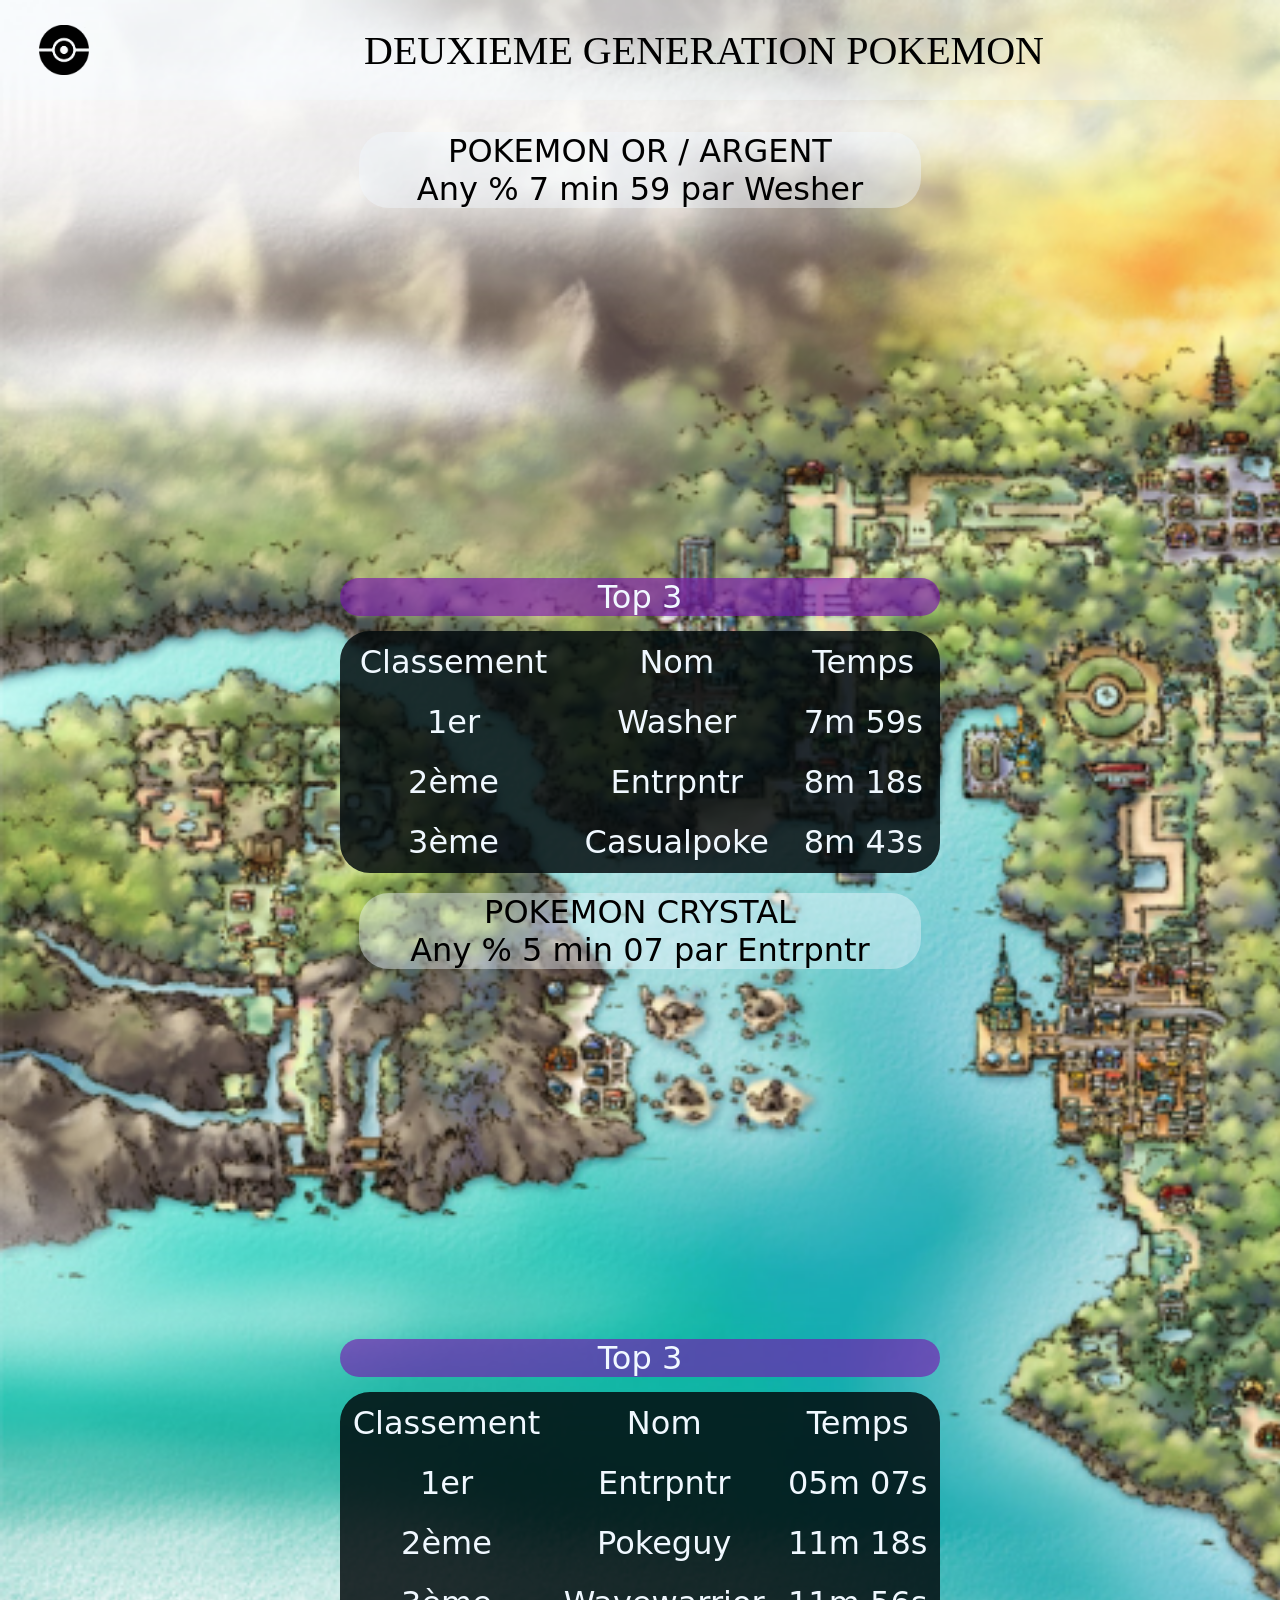
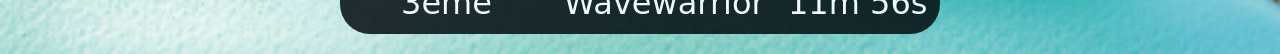
<file: 2G.html>
<!DOCTYPE html>
<html lang="en">
  <head>
    <meta charset="UTF-8" />
    <meta name="viewport" content="width=device-width, initial-scale=1.0" />
    <title>Pokémon Speedrun</title>
    <link href="../Core/Styles/idk.css" rel="stylesheet" type="text/css" />
  </head>

  <body id="bg_johto">
    <header>
      <nav>
        <a href="index.html">
          <img id="maison" src="/Assets/page-daccueil.png" />
        </a>
        <h1 id="h1_special">DEUXIEME GENERATION POKEMON</h1>
      </nav>
    </header>

    <main>
      <div class="deuxieme_gen">
        <div class="gen_game">
          <div class="white-background">
            <h2>POKEMON OR / ARGENT</h2>
            <p>Any % <b> 7 min 59 </b> par <b> Wesher </b></p>
          </div>
          <iframe
            width="750"
            height="350"
            src="https://www.youtube.com/embed/wqpuFhMx5Ts"
            title="Pokémon Gold Any% in 7:59 (Current World Record)"
            frameborder="0"
            allow="accelerometer; autoplay; clipboard-write; encrypted-media; gyroscope; picture-in-picture; web-share"
            allowfullscreen
          ></iframe>
          <table class="table-classement">
            <caption>
              Top 3
            </caption>
            <thead>
              <tr>
                <th>Classement</th>
                <th>Nom</th>
                <th>Temps</th>
              </tr>
            </thead>
            <tbody>
              <tr>
                <th>1er</th>
                <td>Washer</td>
                <td>7m 59s</td>
              </tr>
              <tr>
                <th>2ème</th>
                <td>Entrpntr</td>
                <td>8m 18s</td>
              </tr>
              <tr>
                <th>3ème</th>
                <td>Casualpoke</td>
                <td>8m 43s</td>
              </tr>
            </tbody>
          </table>
        </div>
        <div class="gen_game">
          <div class="white-background">
            <h2>POKEMON CRYSTAL</h2>
            <p>Any % <b> 5 min 07 </b> par <b> Entrpntr </b></p>
          </div>
          <iframe
            width="750"
            height="350"
            src="https://www.youtube.com/embed/xAcDifvVR9E"
            title="Pokémon Crystal any% speedrun in 5:04 (RTA)"
            frameborder="0"
            allow="accelerometer; autoplay; clipboard-write; encrypted-media; gyroscope; picture-in-picture; web-share"
            allowfullscreen
          ></iframe>

          <table class="table-classement">
            <caption>
              Top 3
            </caption>
            <thead>
              <tr>
                <th>Classement</th>
                <th>Nom</th>
                <th>Temps</th>
              </tr>
            </thead>
            <tbody>
              <tr>
                <th>1er</th>
                <td>Entrpntr</td>
                <td>05m 07s</td>
              </tr>
              <tr>
                <th>2ème</th>
                <td>Pokeguy</td>
                <td>11m 18s</td>
              </tr>
              <tr>
                <th>3ème</th>
                <td>Wavewarrior</td>
                <td>11m 56s</td>
              </tr>
            </tbody>
          </table>
        </div>
      </div>
    </main>

    <footer></footer>
  </body>
</html>
</file>
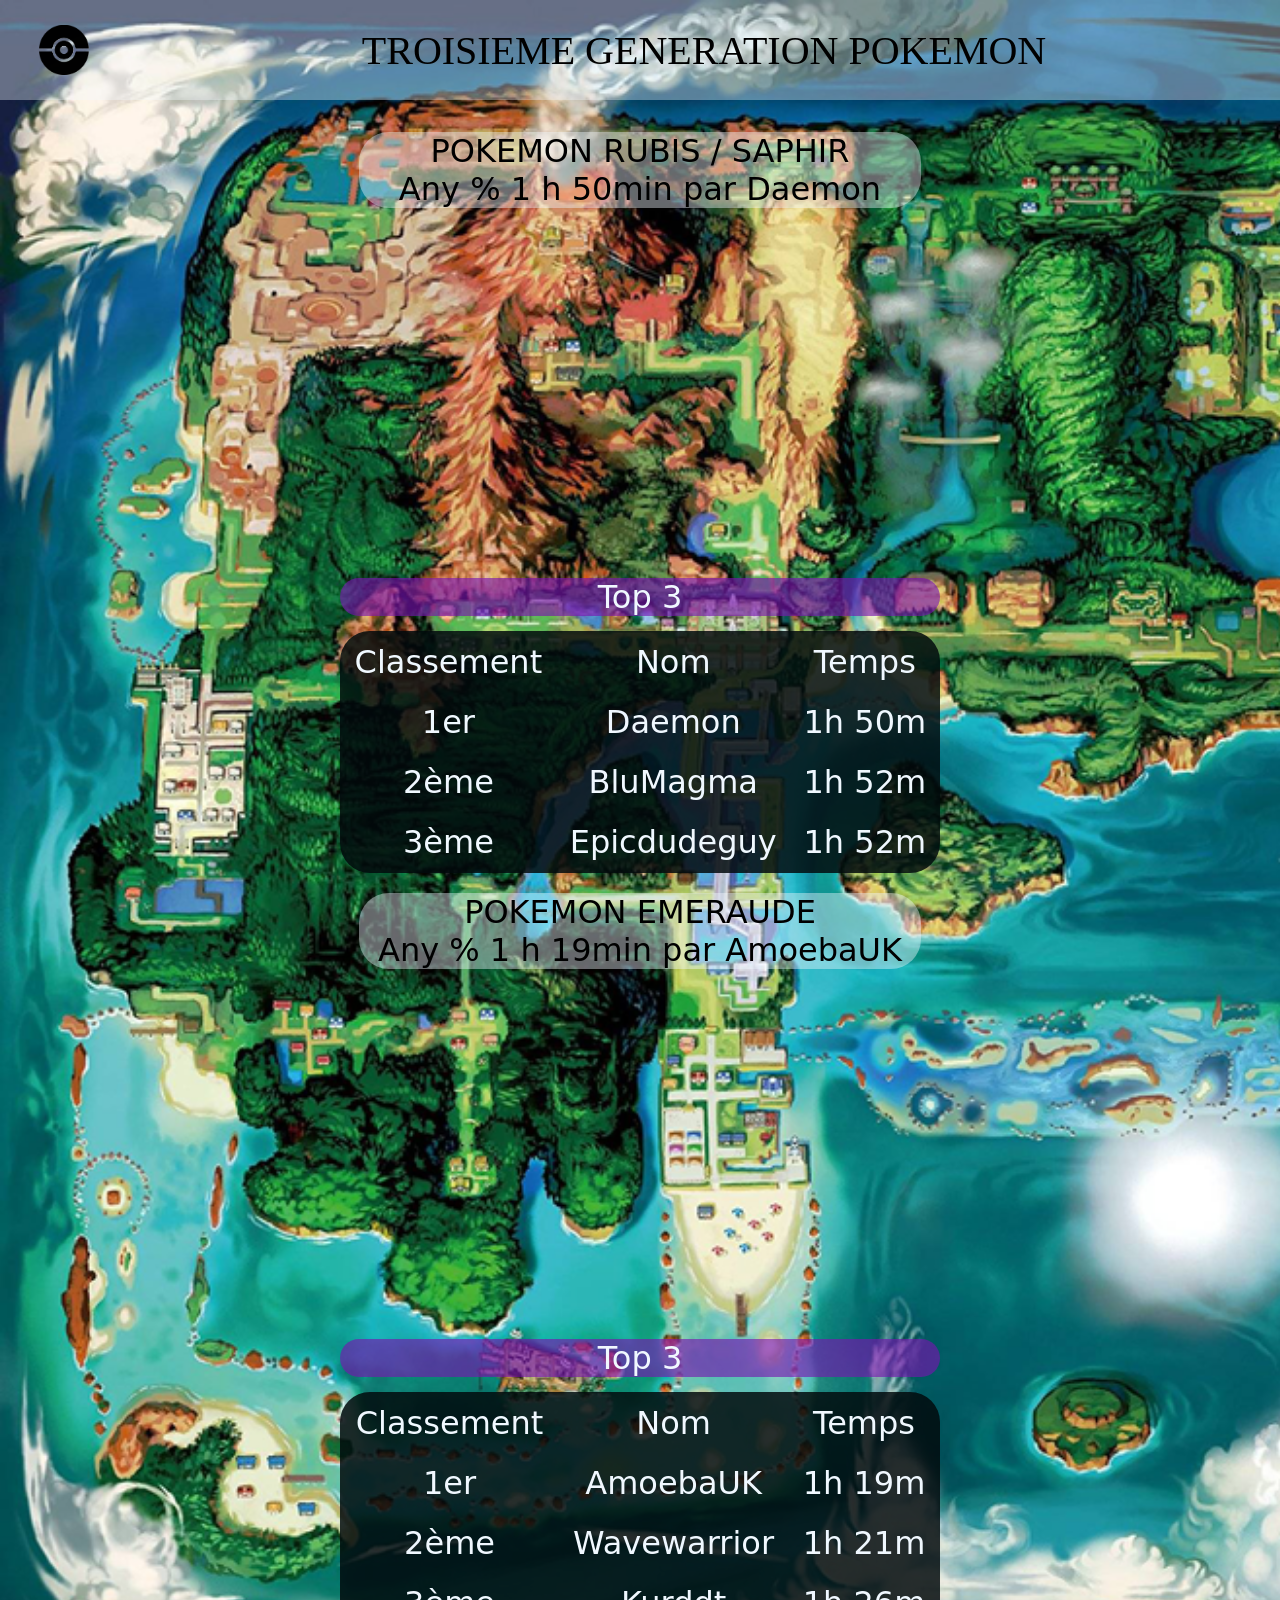
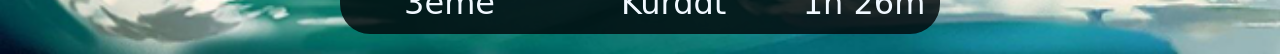
<file: 3G.html>
<!DOCTYPE html>
<html lang="en">
  <head>
    <meta charset="UTF-8" />
    <meta name="viewport" content="width=device-width, initial-scale=1.0" />
    <title>Pokémon Speedrun</title>
    <link href="../Core/Styles/idk.css" rel="stylesheet" type="text/css" />
  </head>

  <body id="bg_hoenn">
    <header>
      <nav>
        <a href="index.html">
          <img id="maison" src="/Assets/page-daccueil.png" />
        </a>
        <h1 id="h1_special">TROISIEME GENERATION POKEMON</h1>
      </nav>
    </header>

    <main>
      <div class="troisieme_gen">
        <div class="gen_game">
          <div class="white-background">
            <h2>POKEMON RUBIS / SAPHIR</h2>
            <p>Any % <b> 1 h 50min </b> par Daemon <b> </b></p>
          </div>
          <iframe
            width="750"
            height="350"
            src="https://www.youtube.com/embed/LTanQ0wrvss"
            title="Pokemon Ruby Any% Glitched (ENG) in 1:52:36 by BluMagma (Current World Record)"
            frameborder="0"
            allow="accelerometer; autoplay; clipboard-write; encrypted-media; gyroscope; picture-in-picture; web-share"
            allowfullscreen
          ></iframe>
          <table class="table-classement">
            <caption>
              Top 3
            </caption>
            <thead>
              <tr>
                <th>Classement</th>
                <th>Nom</th>
                <th>Temps</th>
              </tr>
            </thead>
            <tbody>
              <tr>
                <th>1er</th>
                <td>Daemon</td>
                <td>1h 50m</td>
              </tr>
              <tr>
                <th>2ème</th>
                <td>BluMagma</td>
                <td>1h 52m</td>
              </tr>
              <tr>
                <th>3ème</th>
                <td>Epicdudeguy</td>
                <td>1h 52m</td>
              </tr>
            </tbody>
          </table>
        </div>
        <div class="gen_game">
          <div class="white-background">
            <h2>POKEMON EMERAUDE</h2>
            <p>Any % <b> 1 h 19min </b> par AmoebaUK <b> </b></p>
          </div>
          <iframe
            width="750"
            height="350"
            src="https://www.youtube.com/embed/CC27JrhyxnQ"
            title="Pokemon Emerald any% Speedrun in 1:19:40 (World Record)"
            frameborder="0"
            allow="accelerometer; autoplay; clipboard-write; encrypted-media; gyroscope; picture-in-picture; web-share"
            allowfullscreen
          ></iframe>
          <table class="table-classement">
            <caption>
              Top 3
            </caption>
            <thead>
              <tr>
                <th>Classement</th>
                <th>Nom</th>
                <th>Temps</th>
              </tr>
            </thead>
            <tbody>
              <tr>
                <th>1er</th>
                <td>AmoebaUK</td>
                <td>1h 19m</td>
              </tr>
              <tr>
                <th>2ème</th>
                <td>Wavewarrior</td>
                <td>1h 21m</td>
              </tr>
              <tr>
                <th>3ème</th>
                <td>Kurddt</td>
                <td>1h 26m</td>
              </tr>
            </tbody>
          </table>
        </div>
      </div>
    </main>

    <footer></footer>
  </body>
</html>
</file>
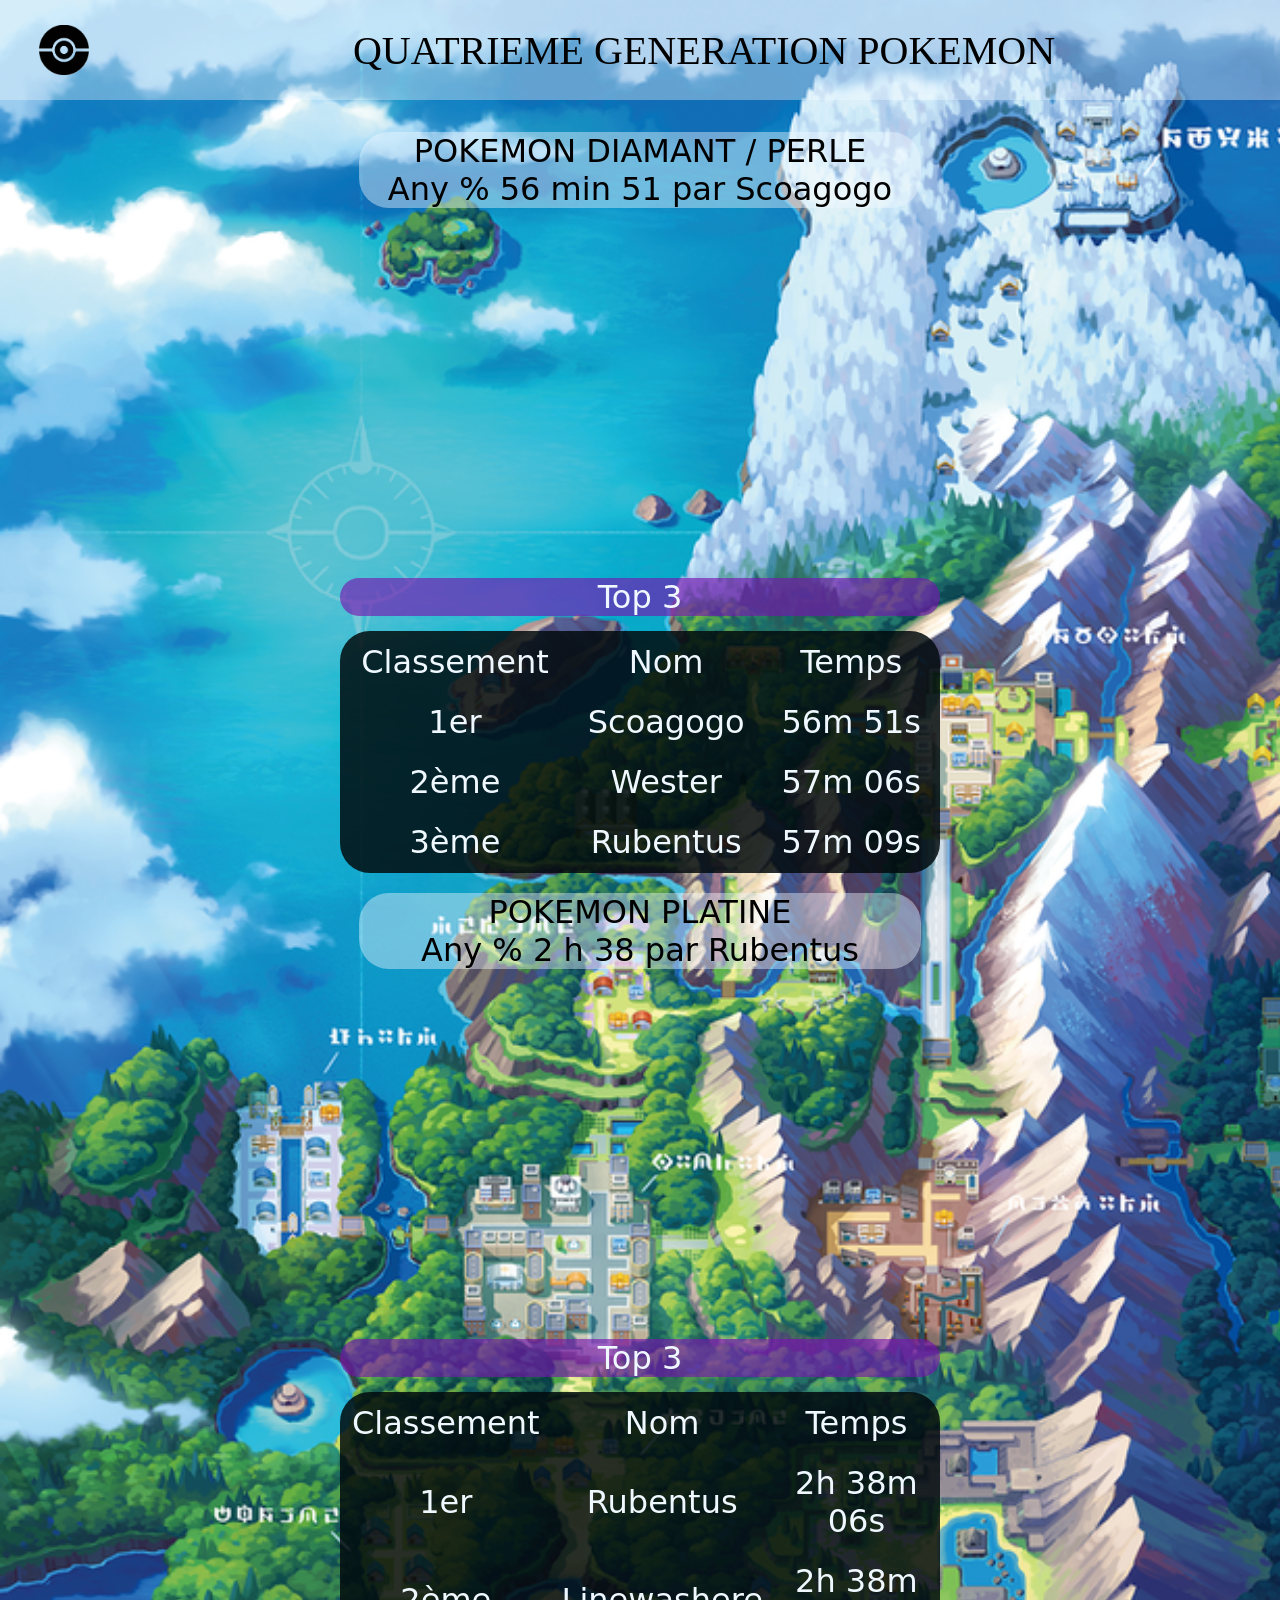
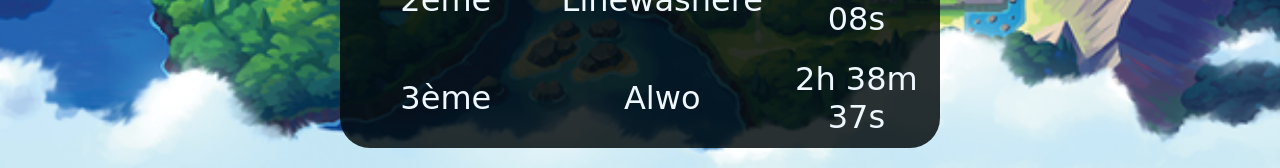
<file: 4G.html>
<!DOCTYPE html>
<html lang="en">
  <head>
    <meta charset="UTF-8" />
    <meta name="viewport" content="width=device-width, initial-scale=1.0" />
    <title>Pokémon Speedrun</title>
    <link href="../Core/Styles/idk.css" rel="stylesheet" type="text/css" />
  </head>

  <body id="bg_sinnoh">
    <header>
      <nav>
        <a href="index.html">
          <img id="maison" src="/Assets/page-daccueil.png" />
        </a>
        <h1 id="h1_special">QUATRIEME GENERATION POKEMON</h1>
      </nav>
    </header>

    <main>
      <div class="quatrieme_gen">
        <div class="gen_game">
          <div class="white-background">
            <h2>POKEMON DIAMANT / PERLE</h2>
            <p>Any % <b> 56 min 51 </b> par Scoagogo <b></b></p>
          </div>
          <iframe
            width="750"
            height="350"
            src="https://www.youtube.com/embed/c50K4M4HY2A"
            title="Pokémon Diamond Any% Speedrun in 56:51 [Current World Record]"
            frameborder="0"
            allow="accelerometer; autoplay; clipboard-write; encrypted-media; gyroscope; picture-in-picture; web-share"
            allowfullscreen
          ></iframe>
          <table class="table-classement">
            <caption>
              Top 3
            </caption>
            <thead>
              <tr>
                <th>Classement</th>
                <th>Nom</th>
                <th>Temps</th>
              </tr>
            </thead>
            <tbody>
              <tr>
                <th>1er</th>
                <td>Scoagogo</td>
                <td>56m 51s</td>
              </tr>
              <tr>
                <th>2ème</th>
                <td>Wester</td>
                <td>57m 06s</td>
              </tr>
              <tr>
                <th>3ème</th>
                <td>Rubentus</td>
                <td>57m 09s</td>
              </tr>
            </tbody>
          </table>
        </div>
        <div class="gen_game">
          <div class="white-background">
            <h2>POKEMON PLATINE</h2>
            <p>Any % <b> 2 h 38 </b> par <b> Rubentus </b></p>
          </div>
          <iframe
            width="750"
            height="350"
            src="https://www.youtube.com/embed/LM7cz10UTwA"
            title="Pokémon Platinum Any% Speedrun in 2:38:06 (Current World Record)"
            frameborder="0"
            allow="accelerometer; autoplay; clipboard-write; encrypted-media; gyroscope; picture-in-picture; web-share"
            allowfullscreen
          ></iframe>
          <table class="table-classement">
            <caption>
              Top 3
            </caption>
            <thead>
              <tr>
                <th>Classement</th>
                <th>Nom</th>
                <th>Temps</th>
              </tr>
            </thead>
            <tbody>
              <tr>
                <th>1er</th>
                <td>Rubentus</td>
                <td>2h 38m 06s</td>
              </tr>
              <tr>
                <th>2ème</th>
                <td>Linewashere</td>
                <td>2h 38m 08s</td>
              </tr>
              <tr>
                <th>3ème</th>
                <td>Alwo</td>
                <td>2h 38m 37s</td>
              </tr>
            </tbody>
          </table>
        </div>
      </div>
    </main>

    <footer></footer>
  </body>
</html>
</file>
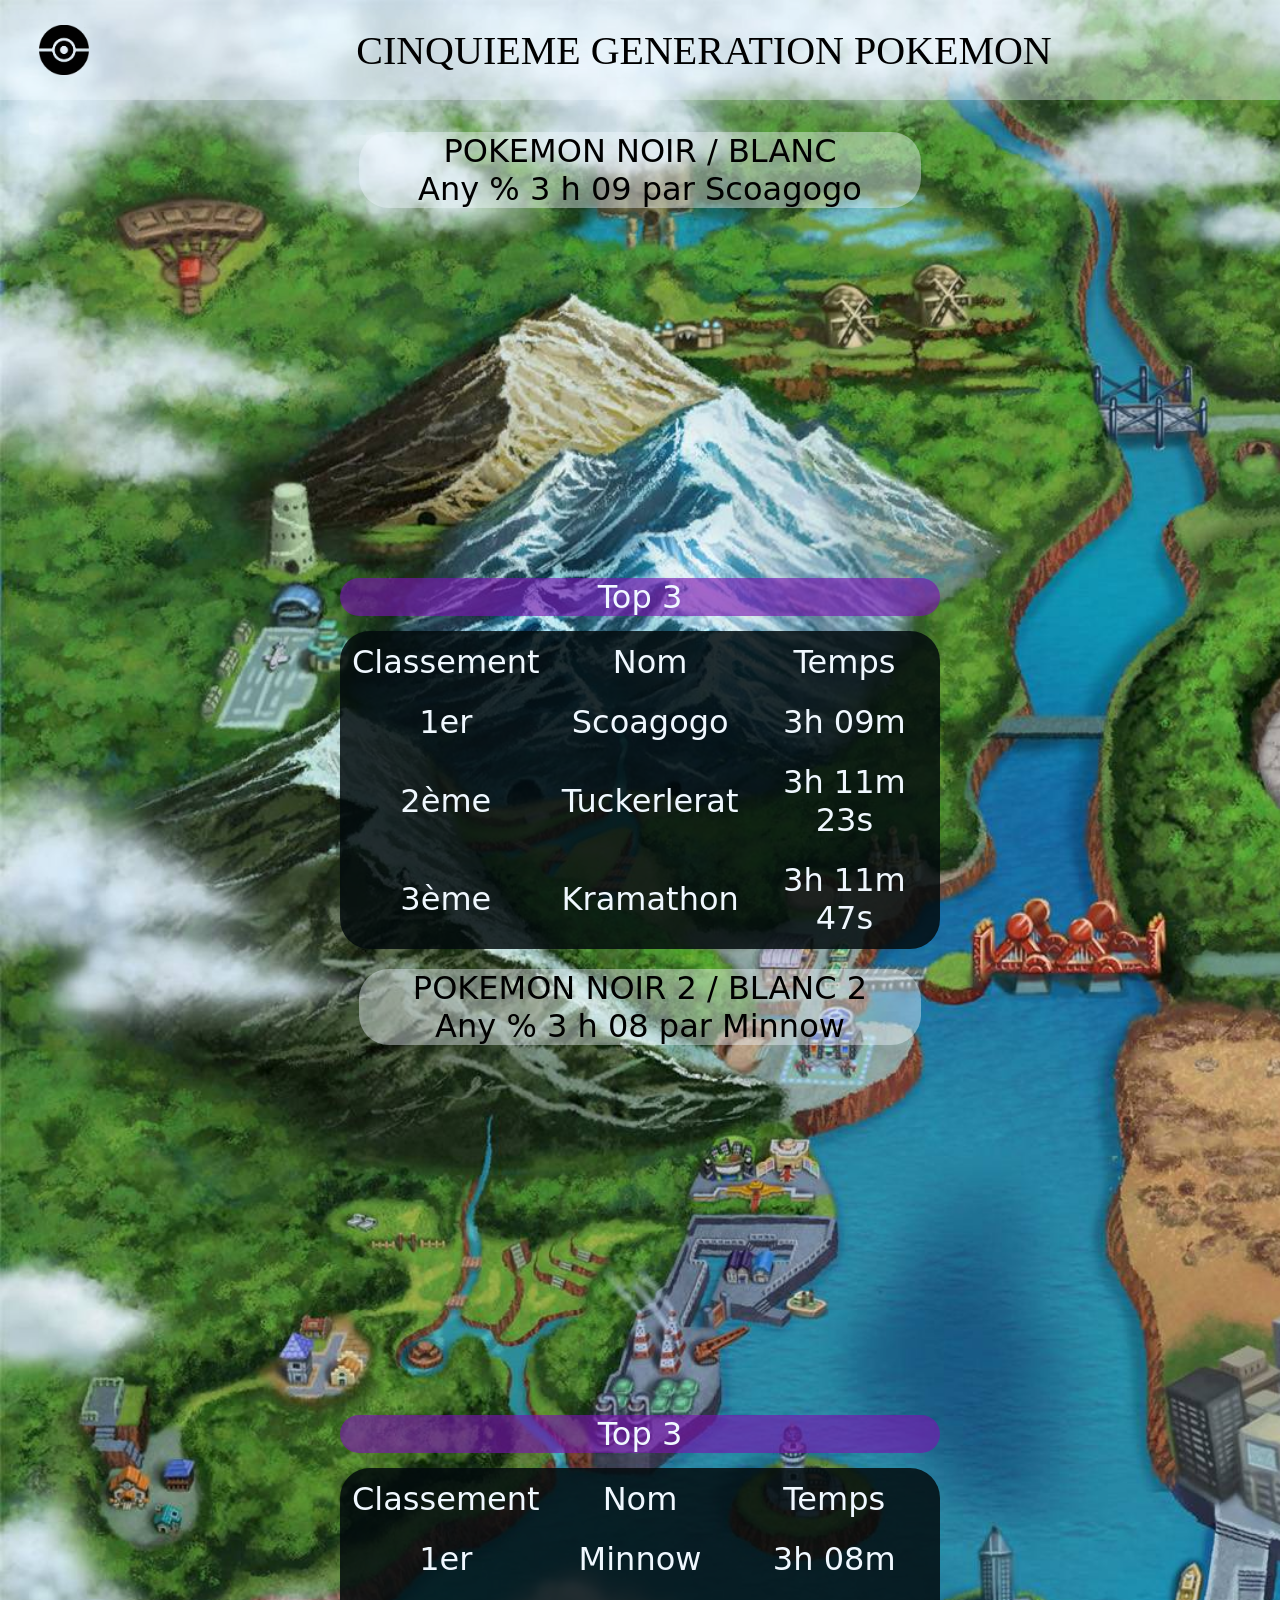
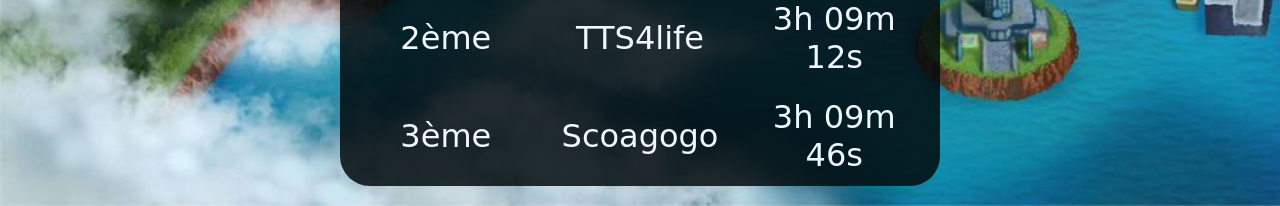
<file: 5G.html>
<!DOCTYPE html>
<html lang="en">
  <head>
    <meta charset="UTF-8" />
    <meta name="viewport" content="width=device-width, initial-scale=1.0" />
    <title>Pokémon Speedrun</title>
    <link href="../Core/Styles/idk.css" rel="stylesheet" type="text/css" />
  </head>

  <body id="bg_unys">
    <header>
      <nav>
        <a href="index.html">
          <img id="maison" src="/Assets/page-daccueil.png" />
        </a>
        <h1 id="h1_special">CINQUIEME GENERATION POKEMON</h1>
      </nav>
    </header>

    <main>
      <div class="cinquieme_gen">
        <div class="gen_game">
          <div class="white-background">
            <h2>POKEMON NOIR / BLANC</h2>
            <p>Any % <b> 3 h 09 </b> par Scoagogo <b></b></p>
          </div>
          <iframe
            width="750"
            height="350"
            src="https://www.youtube.com/embed/zZKUmoDkL9g"
            title="Pokémon Black Any% Speedrun in 3:09:54 [Current World Record]"
            frameborder="0"
            allow="accelerometer; autoplay; clipboard-write; encrypted-media; gyroscope; picture-in-picture; web-share"
            allowfullscreen
          ></iframe>
          <table class="table-classement">
            <caption>
              Top 3
            </caption>
            <thead>
              <tr>
                <th>Classement</th>
                <th>Nom</th>
                <th>Temps</th>
              </tr>
            </thead>
            <tbody>
              <tr>
                <th>1er</th>
                <td>Scoagogo</td>
                <td>3h 09m</td>
              </tr>
              <tr>
                <th>2ème</th>
                <td>Tuckerlerat</td>
                <td>3h 11m 23s</td>
              </tr>
              <tr>
                <th>3ème</th>
                <td>Kramathon</td>
                <td>3h 11m 47s</td>
              </tr>
            </tbody>
          </table>
        </div>
        <div class="gen_game">
          <div class="white-background">
            <h2>POKEMON NOIR 2 / BLANC 2</h2>
            <p>Any % <b> 3 h 08 </b> par <b> Minnow </b></p>
          </div>
          <iframe
            width="750"
            height="350"
            src="https://www.youtube.com/embed/Orb6OONAZ9g"
            title="Pokemon White 2 Any% Speedrun in 3:08:29 [Current World Record]"
            frameborder="0"
            allow="accelerometer; autoplay; clipboard-write; encrypted-media; gyroscope; picture-in-picture; web-share"
            allowfullscreen
          ></iframe>
          <table class="table-classement">
            <caption>
              Top 3
            </caption>
            <thead>
              <tr>
                <th>Classement</th>
                <th>Nom</th>
                <th>Temps</th>
              </tr>
            </thead>
            <tbody>
              <tr>
                <th>1er</th>
                <td>Minnow</td>
                <td>3h 08m</td>
              </tr>
              <tr>
                <th>2ème</th>
                <td>TTS4life</td>
                <td>3h 09m 12s</td>
              </tr>
              <tr>
                <th>3ème</th>
                <td>Scoagogo</td>
                <td>3h 09m 46s</td>
              </tr>
            </tbody>
          </table>
        </div>
      </div>
    </main>

    <footer></footer>
  </body>
</html>
</file>
<file: Core/Styles/idk.css>
*,
*::before,
*::after {
  margin: 0;
  padding: 0;
  box-sizing: border-box;
  font: inherit;
}

#bg1 {
  background-image: url("https://c.wallhere.com/photos/45/9a/1920x1200_px_nature_pokemon-1004643.jpg!d");
  background-repeat: no-repeat;
  background-position: center;
  background-size: cover;
}
#bg_kanto {
  background-image: url("/Assets/bg_kanto.png");
}
#bg_johto {
  background-image: url("/Assets/bg_johto.webp");
  background-repeat: no-repeat;
  background-size: cover;
}
#bg_hoenn {
  background-image: url("/Assets/bg_hoenn.png");
  background-repeat: no-repeat;
  background-size: cover;
}
#bg_sinnoh {
  background-image: url("/Assets/bg_sinnoh.png");
  background-repeat: no-repeat;
  background-size: cover;
}
#bg_unys {
  background-image: url("/Assets/bg_unys.jpg");
  background-repeat: no-repeat;
  background-size: cover;
}

body header nav {
  display: flex;
  flex-flow: row wrap;
  justify-content: center;
  align-items: center;
  background-color: rgba(240, 248, 255, 0.363);
  font-family: cursive;
}

body header nav a {
  flex: 1 1 10%;
  display: flex;
  justify-content: center;
  align-items: center;
  height: 100px;
  border-radius: 30px;
}

body header nav a #maison {
  width: 50px;
  height: 50px;
}

body header nav #h1_special {
  flex: 1 1 90%;
  font-size: 2.5rem;
  text-align: center;
}

body main .gen_container {
  display: flex;
  font-size: 1.5rem;
  margin: 4rem;
  justify-content: center;
  font-family: system-ui;
}

a {
  font-size: 2rem;
  text-decoration: none;
  border-radius: 15px;
}

a:visited {
  color: #01040f9f;
}
a:hover {
  background: #632edf85;
}

body main .gen_container .img_gen {
  width: 450px;
  height: 200px;
  margin-left: 50px;
}

body main #title {
  display: flex;
  font-size: 1.5rem;
  margin: 4rem;
  justify-content: center;
}

body main .premiere_gen,
body main .deuxieme_gen,
body main .troisieme_gen,
body main .quatrieme_gen,
body main .cinquieme_gen {
  display: flex;
  flex-flow: row wrap;
  justify-content: space-evenly;
  font-size: 2rem;
  margin-top: 2rem;
}

body main .premiere_gen .gen_game,
body main .deuxieme_gen .gen_game,
body main .troisieme_gen .gen_game,
body main .quatrieme_gen .gen_game,
body main .cinquieme_gen .gen_game {
  display: flex;
  flex-flow: column;
  align-items: center;
  justify-content: center;
  font-family: system-ui;
}

body main .premiere_gen .gen_game,
h2,
p body main .deuxieme_gen .gen_game,
h2,
p body main .troisieme_gen .gen_game,
h2,
p body main .quatrieme_gen .gen_game,
h2,
p body main .cinquieme_gen .gen_game,
h2,
p {
  text-align: center;
}

.gen_game .white-background {
  background-color: rgba(240, 248, 255, 0.42);
  width: 75%;
  border-radius: 30px;
}

caption {
  background-color: rgba(121, 19, 176, 0.632);
  border-radius: 20px;
  margin-bottom: 15px;
}

.table-classement {
  height: 200px;
  width: 600px;
  background-color: rgba(2, 10, 13, 0.842);
  color: aliceblue;
  margin: 20px;
  border-radius: 30px;
  text-align: center;
}

td,
th {
  padding: 10px;
}
</file>
